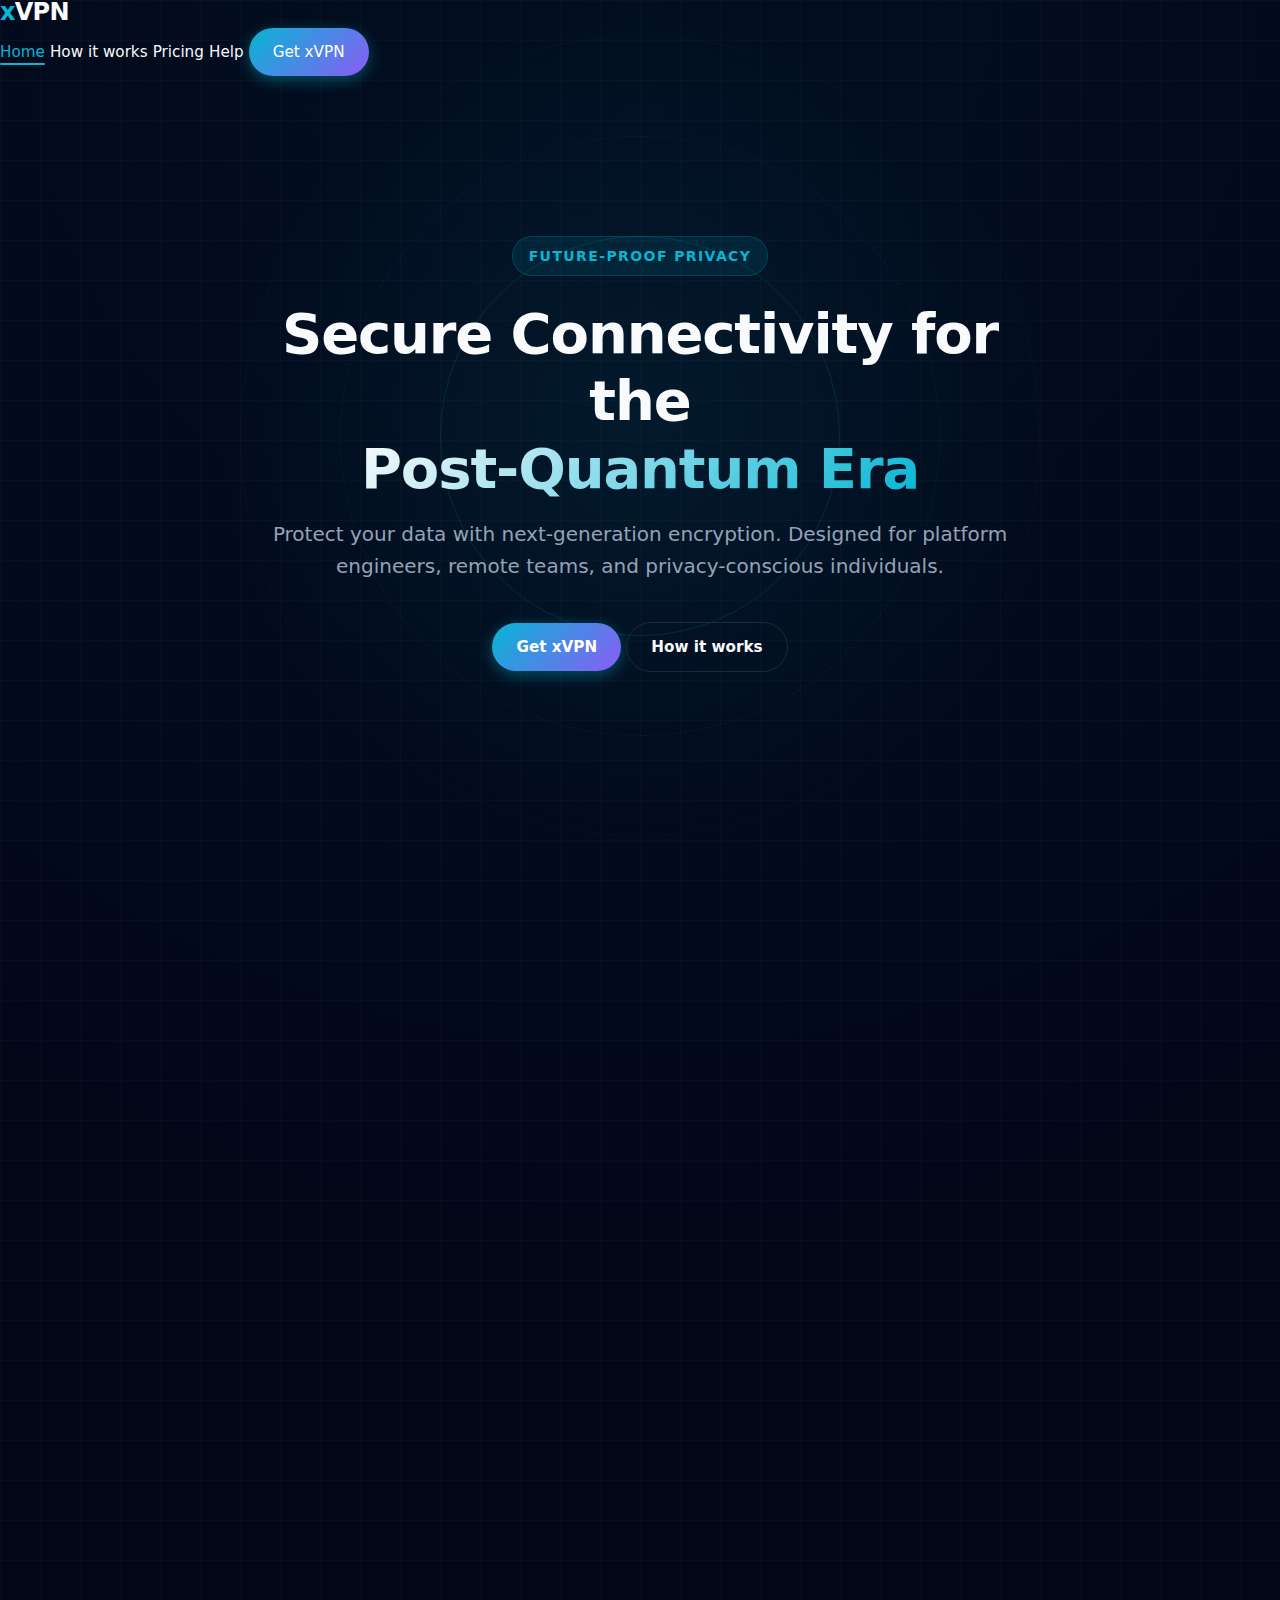
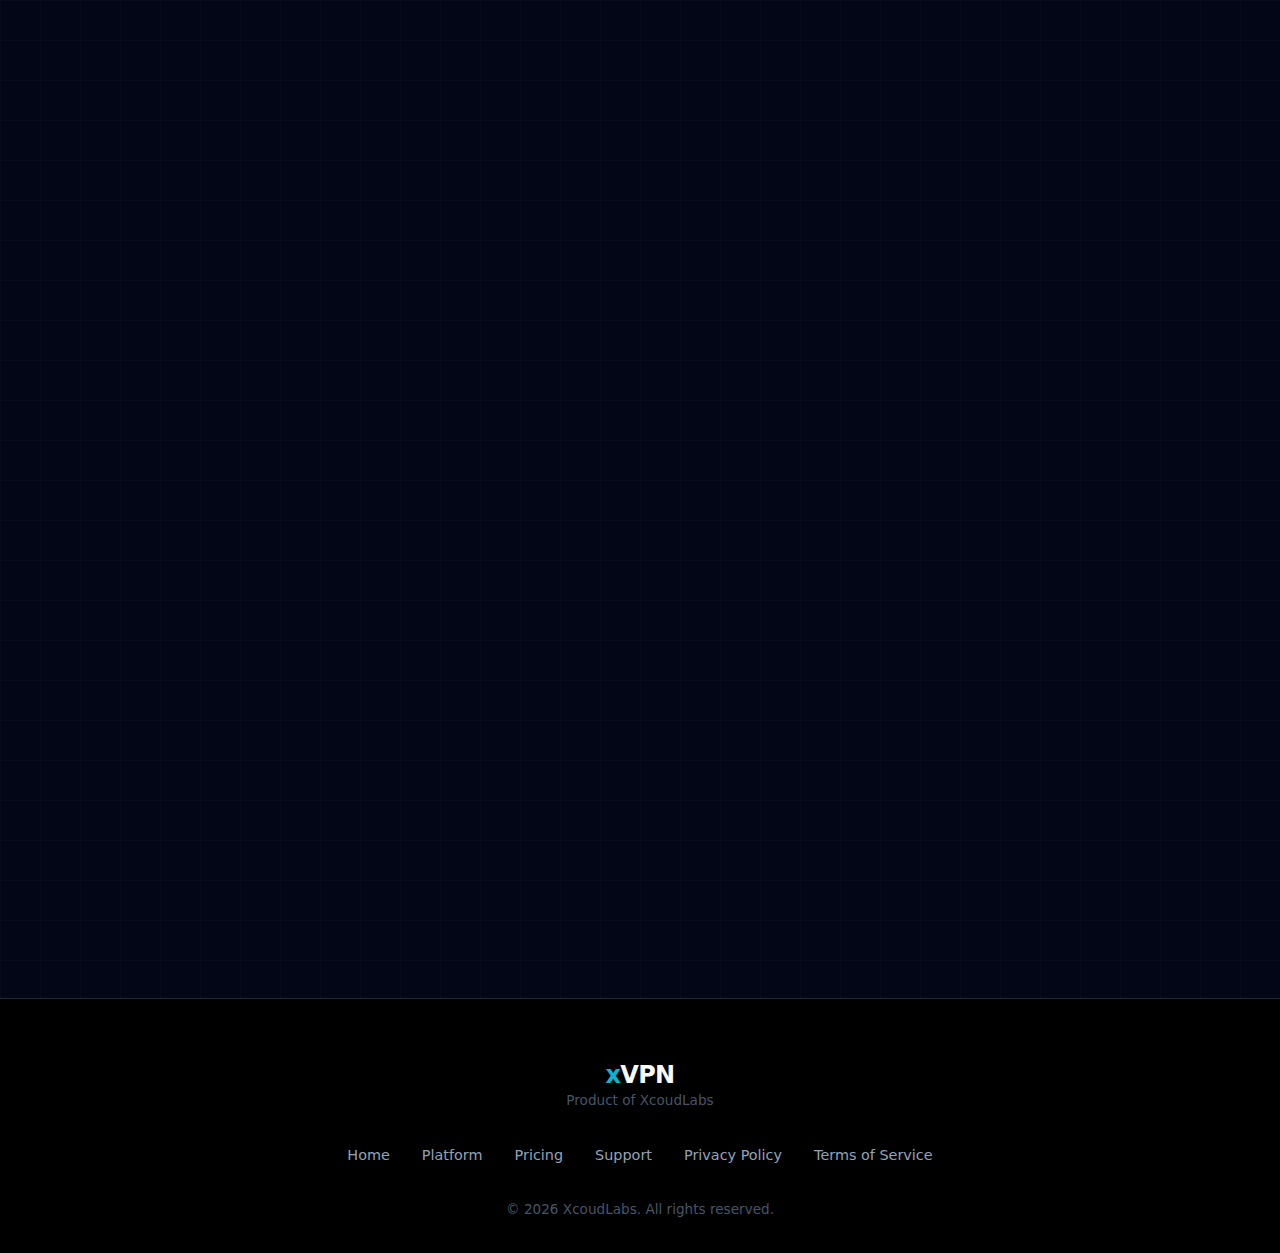
<file: index.html>
<!DOCTYPE html>
<html lang="en">

<head>
    <meta charset="UTF-8">
    <meta name="viewport" content="width=device-width, initial-scale=1.0">
    <title>xVPN | Secure Post-Quantum Connectivity</title>
    <link rel="stylesheet" href="styles.css">
</head>

<body data-page="home">

    <!-- Header -->
    <header class="site-header">
        <div class="container nav-container">
            <a href="index.html" class="logo"><span class="text-accent">x</span>VPN</a>

            <button class="mobile-toggle" aria-label="Toggle navigation" aria-controls="primary-nav"
                aria-expanded="false">
                <span></span>
                <span></span>
                <span></span>
            </button>

            <nav id="primary-nav" class="nav-links">
                <a href="index.html" data-page="home">Home</a>
                <a href="pages/vpn.html" data-page="vpn">How it works</a>
                <a href="pages/pricing.html" data-page="pricing">Pricing</a>
                <a href="pages/help.html" data-page="help">Help</a>
                <a href="pages/pricing.html" class="btn btn-primary">Get xVPN</a>
            </nav>
        </div>
    </header>

    <!-- Hero Section -->
    <section class="hero">
        <div class="orb-visual">
            <div class="orbit-ring ring-1"></div>
            <div class="orbit-ring ring-2"></div>
            <div class="orbit-ring ring-3"></div>
        </div>

        <div class="container hero-content fade-in">
            <span class="hero-subtitle">Future-Proof Privacy</span>
            <h1 class="mb-1">Secure Connectivity for the <br><span class="gradient-text">Post-Quantum Era</span></h1>
            <p class="text-secondary" style="font-size: 1.25rem; margin-bottom: 2.5rem;">
                Protect your data with next-generation encryption. Designed for platform engineers, remote teams, and
                privacy-conscious individuals.
            </p>

            <div class="d-flex justify-center gap-1">
                <a href="pages/pricing.html" class="btn btn-primary">Get xVPN</a>
                <a href="pages/vpn.html" class="btn btn-outline">How it works</a>
            </div>
        </div>
    </section>

    <!-- Features Section -->
    <section id="features" class="section container">
        <div class="text-center mb-3 fade-in">
            <h2>Engineered for Security</h2>
            <p class="text-secondary">No bloat, just pure encrypted tunnels.</p>
        </div>

        <div class="grid-3">
            <div class="card fade-in">
                <div class="card-icon">🛡️</div>
                <h3>Post-Quantum Ready</h3>
                <p class="text-secondary">We use algorithms designed to resist future quantum decryption attacks,
                    keeping your long-term secrets safe.</p>
            </div>

            <div class="card fade-in">
                <div class="card-icon">⚡</div>
                <h3>High-Speed Core</h3>
                <p class="text-secondary">Built on modern protocols (WireGuard-compatible) for minimal latency and
                    maximum throughput.</p>
            </div>

            <div class="card fade-in">
                <div class="card-icon">👻</div>
                <h3>Zero-Log Policy</h3>
                <p class="text-secondary">We do not track, store, or sell your browsing data. What you do in the tunnel
                    stays in the tunnel.</p>
            </div>

            <div class="card fade-in">
                <div class="card-icon">🌍</div>
                <h3>Global Access</h3>
                <p class="text-secondary">Bypass geo-restrictions and access content from home while traveling abroad
                    securely.</p>
            </div>

            <div class="card fade-in">
                <div class="card-icon">🏢</div>
                <h3>Team & Admin Ready</h3>
                <p class="text-secondary">Perfect for DevOps teams needing secure fixed-IP access to cloud
                    infrastructure.</p>
            </div>

            <div class="card fade-in">
                <div class="card-icon">📱</div>
                <h3>Multi-Device</h3>
                <p class="text-secondary">One subscription covers your laptop, phone, and tablet. Seamless switching.
                </p>
            </div>
        </div>
    </section>

    <!-- Regions Section -->
    <section class="section regions-section fade-in">
        <div class="container text-center">
            <h2 class="mb-2">Global Network</h2>

            <div class="d-flex justify-center gap-1 mb-2" style="flex-wrap: wrap;">
                <button class="region-chip active" data-region="de">Hanover, Germany</button>
                <button class="region-chip" data-region="fi">Helsinki, Finland</button>
                <button class="region-chip" data-region="us">Ashburn, USA</button>
            </div>

            <div class="region-display">
                <div id="region-de" class="region-content active">
                    <h3 class="text-accent">Hanover, DE</h3>
                    <p class="text-secondary">Central European low-latency hub. Perfect for EU regulatory compliance and
                        GDPR-friendly routing.</p>
                </div>
                <div id="region-fi" class="region-content">
                    <h3 class="text-accent">Helsinki, FI</h3>
                    <p class="text-secondary">Powered by 100% renewable hydro-energy. Ideal for Nordic connectivity and
                        eco-conscious routing.</p>
                </div>
                <div id="region-us" class="region-content">
                    <h3 class="text-accent">Ashburn, USA</h3>
                    <p class="text-secondary">Direct connectivity to major US East cloud providers. The backbone of the
                        internet.</p>
                </div>
            </div>
        </div>
    </section>

    <!-- FAQ Preview -->
    <section class="section container fade-in">
        <div class="grid-2">
            <div>
                <h2>Why xVPN?</h2>
                <ul class="text-secondary mt-1 mb-2" style="display: flex; flex-direction: column; gap: 1rem;">
                    <li style="display: flex; gap: 0.5rem;"><span class="text-accent">✓</span> Secure Public Wi-Fi
                        protection</li>
                    <li style="display: flex; gap: 0.5rem;"><span class="text-accent">✓</span> Safe Remote Admin Access
                    </li>
                    <li style="display: flex; gap: 0.5rem;"><span class="text-accent">✓</span> Private browsing at home
                    </li>
                    <li style="display: flex; gap: 0.5rem;"><span class="text-accent">✓</span> No bandwidth throttling
                    </li>
                </ul>
                <a href="pages/vpn.html" class="btn btn-outline">Learn more about VPNs</a>
            </div>
            <div>
                <h3>Frequently Asked</h3>
                <div class="d-flex" style="flex-direction: column; gap: 1rem; margin-top: 1.5rem;">
                    <div class="accordion-item">
                        <button class="accordion-header">Does it work on Mobile? <span
                                class="text-accent">+</span></button>
                        <div class="accordion-body">
                            <p>Yes, we have native configs for iOS and Android support via standard WireGuard clients.
                            </p>
                        </div>
                    </div>
                    <div class="accordion-item">
                        <button class="accordion-header">Can I pay with Crypto? <span
                                class="text-accent">+</span></button>
                        <div class="accordion-body">
                            <p>We are rolling out crypto payments for Pro and Team plans in Q3.</p>
                        </div>
                    </div>
                    <div class="accordion-item">
                        <button class="accordion-header">Is it really secure? <span
                                class="text-accent">+</span></button>
                        <div class="accordion-body">
                            <p>We use ChaCha20 encryption and are transitioning to Kyber-based KEM for quantum
                                resistance.</p>
                        </div>
                    </div>
                </div>
            </div>
        </div>
    </section>

    <!-- Footer -->
    <footer>
        <div class="container">
            <div class="logo justify-center mb-1"><span class="text-accent">x</span>VPN</div>
            <p class="footer-credits">Product of XcoudLabs</p>

            <div class="footer-links">
                <a href="index.html">Home</a>
                <a href="pages/vpn.html">Platform</a>
                <a href="pages/pricing.html">Pricing</a>
                <a href="pages/help.html">Support</a>
                <a href="#">Privacy Policy</a>
                <a href="#">Terms of Service</a>
            </div>

            <p class="footer-credits">&copy; 2026 XcoudLabs. All rights reserved.</p>
        </div>
    </footer>

    <script src="script.js"></script>
</body>

</html>
</file>
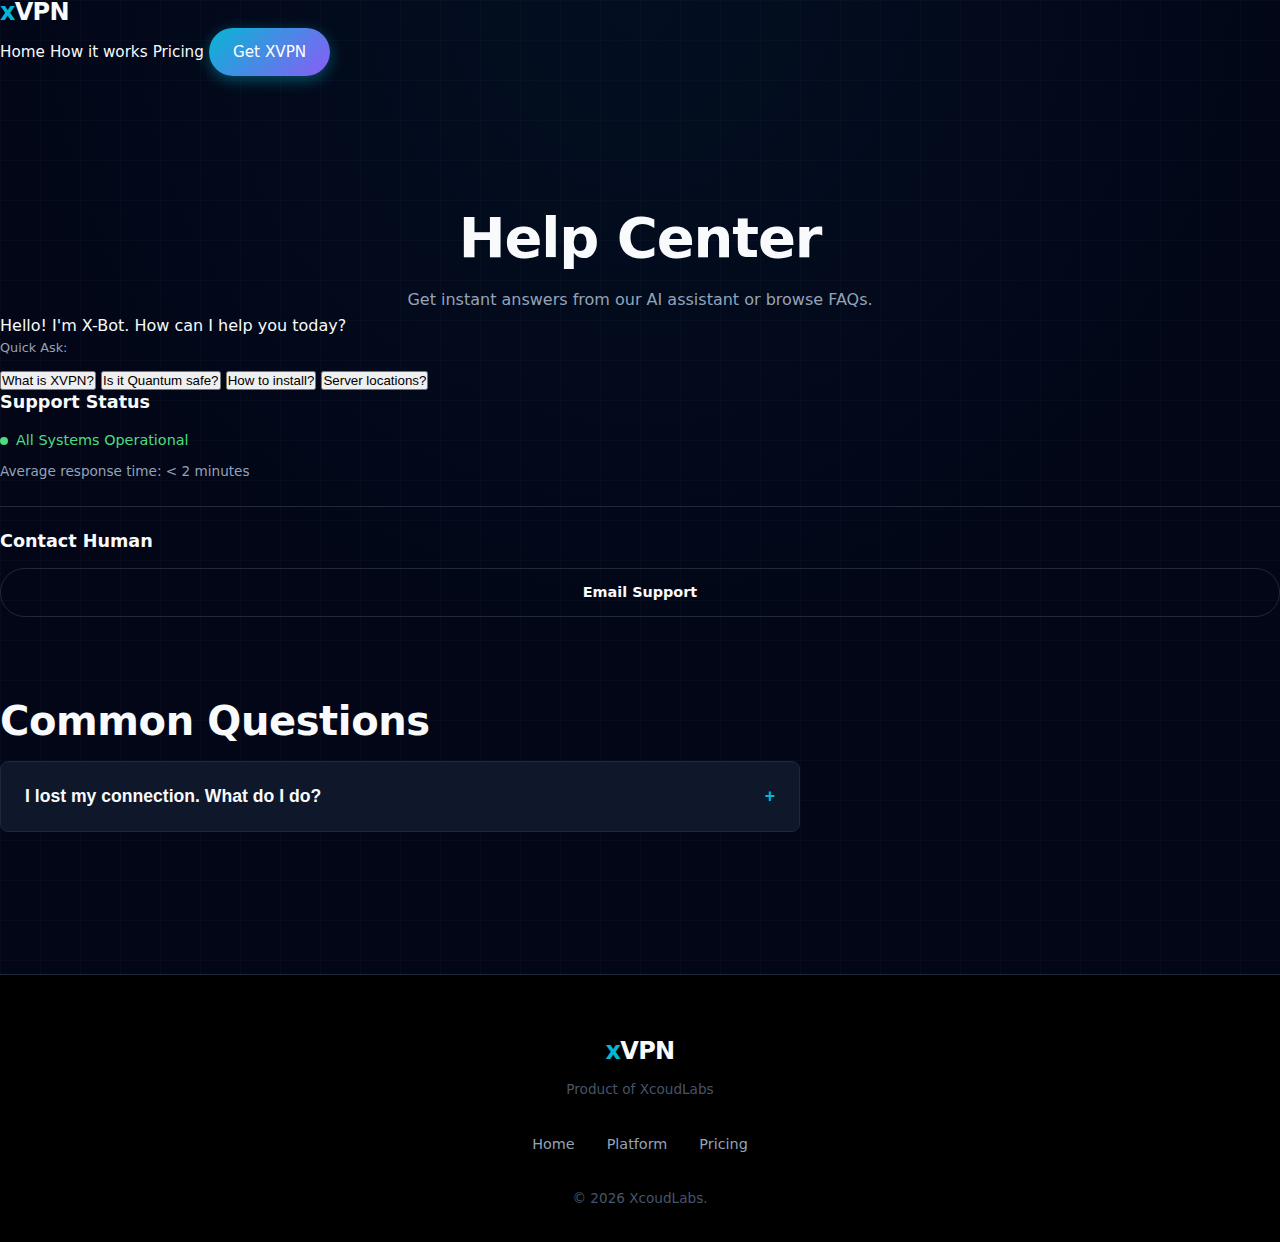
<file: pages/help.html>
<!DOCTYPE html>
<html lang="en">

<head>
    <meta charset="UTF-8">
    <meta name="viewport" content="width=device-width, initial-scale=1.0">
    <title>Help & Support | XVPN</title>
    <link rel="stylesheet" href="../styles.css">
</head>

<body>

    <header class="site-header">
        <div class="container nav-container">
            <a href="../index.html" class="logo">
                <span class="text-accent">X</span>VPN
            </a>
            <button class="mobile-toggle"><span></span><span></span><span></span></button>
            <nav class="nav-links">
                <a href="../index.html">Home</a>
                <a href="vpn.html">How it works</a>
                <a href="pricing.html">Pricing</a>
                <a href="pricing.html" class="btn btn-primary">Get XVPN</a>
            </nav>
        </div>
    </header>

    <section class="container" style="padding-top: 8rem;">
        <div class="text-center fade-in mb-2">
            <h1>Help Center</h1>
            <p style="color: var(--text-secondary);">Get instant answers from our AI assistant or browse FAQs.</p>
        </div>

        <!-- Chat Widget -->
        <div class="chat-container fade-in">
            <div class="chat-main">
                <div class="chat-messages">
                    <div class="msg bot">
                        Hello! I'm X-Bot. How can I help you today?
                    </div>
                </div>
                <div class="chat-controls">
                    <p style="color: var(--text-secondary); font-size: 0.8rem; margin-bottom: 0.5rem;">Quick Ask:</p>
                    <div class="quick-questions">
                        <button class="chip quick-btn" data-query="what">What is XVPN?</button>
                        <button class="chip quick-btn" data-query="quantum">Is it Quantum safe?</button>
                        <button class="chip quick-btn" data-query="install">How to install?</button>
                        <button class="chip quick-btn" data-query="regions">Server locations?</button>
                    </div>
                </div>
            </div>
            <div class="chat-sidebar">
                <h3 style="font-size: 1.1rem; margin-bottom: 1rem;">Support Status</h3>
                <div
                    style="display: flex; align-items: center; gap: 0.5rem; margin-bottom: 0.5rem; font-size: 0.9rem; color: #4ade80;">
                    <span style="width: 8px; height: 8px; background: #4ade80; border-radius: 50%;"></span>
                    All Systems Operational
                </div>
                <p style="font-size: 0.85rem; color: var(--text-secondary);">Average response time: &lt; 2 minutes</p>

                <hr style="border: 0; border-top: 1px solid var(--border-color); margin: 1.5rem 0;">

                <h3 style="font-size: 1.1rem; margin-bottom: 1rem;">Contact Human</h3>
                <a href="mailto:support@xcoudlabs.ai" class="btn btn-outline"
                    style="width: 100%; justify-content: center; font-size: 0.9rem;">Email Support</a>
            </div>
        </div>

        <!-- Detailed FAQs -->
        <div class="container" style="max-width: 800px; margin-top: 5rem;">
            <h2 class="mb-2 fade-in">Common Questions</h2>

            <div class="accordion-item fade-in">
                <button class="accordion-header">I lost my connection. What do I do? <span
                        class="text-accent">+</span></button>
                <div class="accordion-body">
                    <p>First, check your internet connection without the VPN. If that works, try switching server
                        locations in the XVPN app. If the issue persists, use the 'Reset Tunnel' option in settings.</p>
                </div>
            </div>

            <div class="accordion-item fade-in">
                <button class="accordion-header">Does XVPN work with Netflix/Streaming? <span
                        class="text-accent">+</span></button>
                <div class="accordion-body">
                    <p>Yes, our Pro and Team plans optimize routing for streaming services. However, we cannot guarantee
                        unlocking every specific region due to service restrictions.</p>
                </div>
            </div>

            <div class="accordion-item fade-in">
                <button class="accordion-header">How do I cancel? <span class="text-accent">+</span></button>
                <div class="accordion-body">
                    <p>You can cancel anytime from your account dashboard. Your service will continue until the end of
                        the billing period. We offer a 30-day refund policy for new accounts.</p>
                </div>
            </div>
        </div>
    </section>

    <!-- Footer -->
    <footer>
        <div class="container">
            <div class="logo" style="justify-content: center; margin-bottom: 1rem;">
                <span class="text-accent">X</span>VPN
            </div>
            <p class="footer-credits">Product of XcoudLabs</p>
            <div class="footer-links">
                <a href="../index.html">Home</a>
                <a href="vpn.html">Platform</a>
                <a href="pricing.html">Pricing</a>
            </div>
            <p class="footer-credits">&copy; 2026 XcoudLabs.</p>
        </div>
    </footer>

    <script src="../script.js"></script>
</body>

</html>
</file>
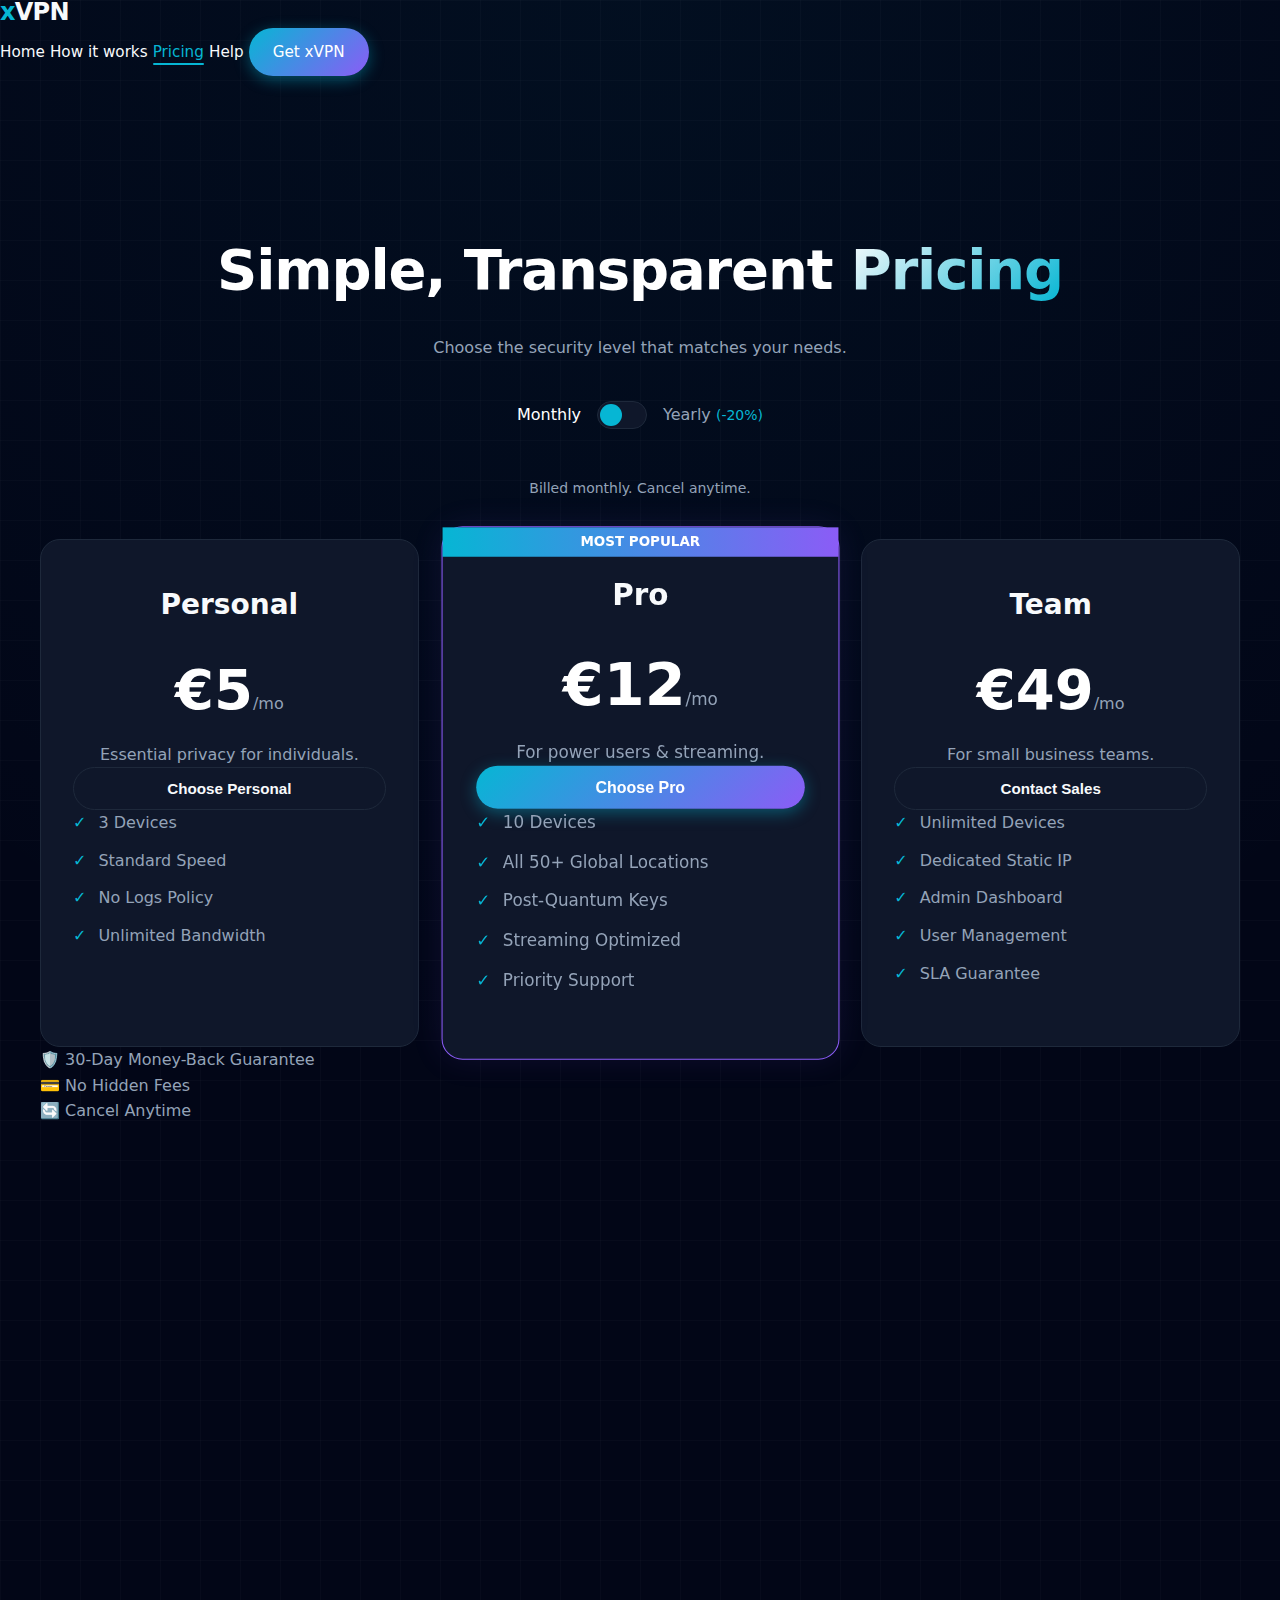
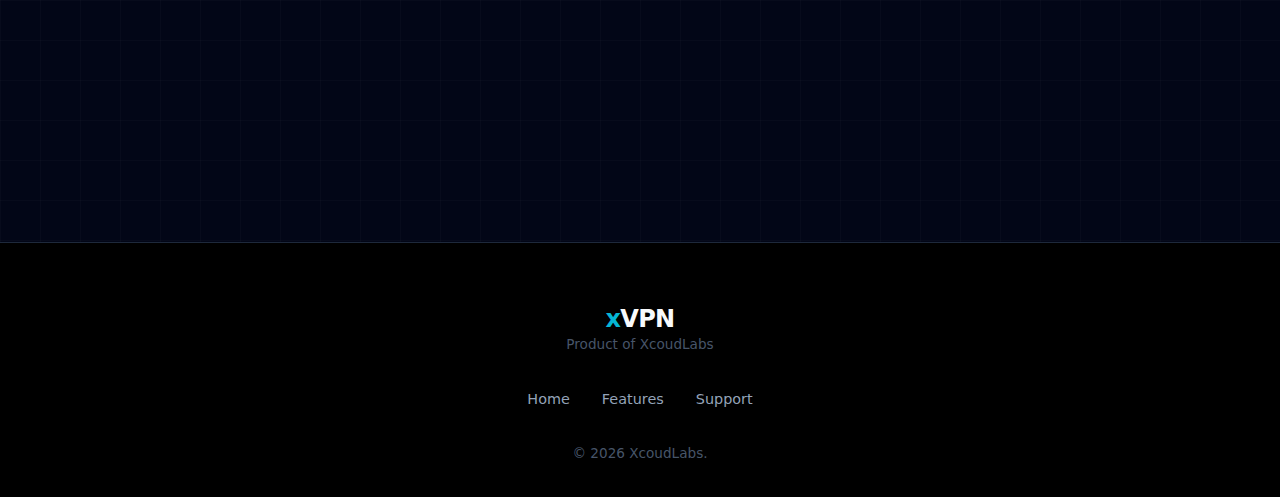
<file: pages/pricing.html>
<!DOCTYPE html>
<html lang="en">

<head>
    <meta charset="UTF-8">
    <meta name="viewport" content="width=device-width, initial-scale=1.0">
    <title>Pricing | xVPN</title>
    <link rel="stylesheet" href="../styles.css">
</head>

<body data-page="pricing">

    <header class="site-header">
        <div class="container nav-container">
            <a href="../index.html" class="logo"><span class="text-accent">x</span>VPN</a>
            <button class="mobile-toggle" aria-label="Toggle navigation" aria-controls="primary-nav"
                aria-expanded="false">
                <span></span>
                <span></span>
                <span></span>
            </button>
            <nav id="primary-nav" class="nav-links">
                <a href="../index.html" data-page="home">Home</a>
                <a href="vpn.html" data-page="vpn">How it works</a>
                <a href="pricing.html" data-page="pricing">Pricing</a>
                <a href="help.html" data-page="help">Help</a>
                <a href="pricing.html" class="btn btn-primary">Get xVPN</a>
            </nav>
        </div>
    </header>

    <section class="section section--top container">
        <div class="text-center fade-in">
            <h1>Simple, Transparent <span class="gradient-text">Pricing</span></h1>
            <p class="text-secondary mb-3">Choose the security level that matches your needs.</p>

            <!-- Toggle -->
            <div class="pricing-toggle d-flex justify-center items-center gap-1 mb-3" style="cursor: pointer;">
                <span class="toggle-label active" data-period="monthly">Monthly</span>
                <div class="switch"></div>
                <span class="toggle-label" data-period="yearly">Yearly <span
                        class="text-accent text-sm">(-20%)</span></span>
            </div>
            <p id="billing-note" class="text-secondary text-sm mb-3">Billed monthly. Cancel anytime.</p>
        </div>

        <div class="grid-3 fade-in">
            <!-- Basic -->
            <div class="pricing-card">
                <h3>Personal</h3>
                <div class="price" data-price-monthly="5">€5<span>/mo</span></div>
                <p class="text-secondary mb-2">Essential privacy for individuals.</p>
                <div class="mb-2">
                    <button class="btn btn-outline" style="width: 100%;">Choose Personal</button>
                </div>
                <ul class="check-list">
                    <li>3 Devices</li>
                    <li>Standard Speed</li>
                    <li>No Logs Policy</li>
                    <li>Unlimited Bandwidth</li>
                </ul>
            </div>

            <!-- Pro -->
            <div class="pricing-card featured">
                <div
                    style="position: absolute; top: 0; left: 0; width: 100%; background: linear-gradient(90deg, var(--accent-cyan), var(--accent-purple)); color: white; padding: 0.25rem; font-size: 0.8rem; font-weight: bold; text-transform: uppercase;">
                    Most Popular</div>
                <h3 class="mt-1">Pro</h3>
                <div class="price" data-price-monthly="12">€12<span>/mo</span></div>
                <p class="text-secondary mb-2">For power users & streaming.</p>
                <div class="mb-2">
                    <button class="btn btn-primary" style="width: 100%;">Choose Pro</button>
                </div>
                <ul class="check-list">
                    <li>10 Devices</li>
                    <li>All 50+ Global Locations</li>
                    <li>Post-Quantum Keys</li>
                    <li>Streaming Optimized</li>
                    <li>Priority Support</li>
                </ul>
            </div>

            <!-- Team -->
            <div class="pricing-card">
                <h3>Team</h3>
                <div class="price" data-price-monthly="49">€49<span>/mo</span></div>
                <p class="text-secondary mb-2">For small business teams.</p>
                <div class="mb-2">
                    <button class="btn btn-outline" style="width: 100%;">Contact Sales</button>
                </div>
                <ul class="check-list">
                    <li>Unlimited Devices</li>
                    <li>Dedicated Static IP</li>
                    <li>Admin Dashboard</li>
                    <li>User Management</li>
                    <li>SLA Guarantee</li>
                </ul>
            </div>
        </div>

        <!-- Trust Markers -->
        <div class="d-flex justify-center gap-2 mt-3 text-secondary" style="flex-wrap: wrap;">
            <div class="d-flex items-center gap-1">🛡️ 30-Day Money-Back Guarantee</div>
            <div class="d-flex items-center gap-1">💳 No Hidden Fees</div>
            <div class="d-flex items-center gap-1">🔄 Cancel Anytime</div>
        </div>

        <!-- Comparison Table -->
        <div class="feature-table-container fade-in mt-4">
            <h3 class="mb-2 text-center">Feature Breakdown</h3>
            <table class="feature-table">
                <thead>
                    <tr>
                        <th style="text-align: left;">Feature</th>
                        <th>Personal</th>
                        <th>Pro</th>
                        <th>Team</th>
                    </tr>
                </thead>
                <tbody>
                    <tr>
                        <td>Device Limit</td>
                        <td>3</td>
                        <td>10</td>
                        <td>Unlimited</td>
                    </tr>
                    <tr>
                        <td>Encryption</td>
                        <td>ChaCha20</td>
                        <td>ChaCha20 + PQC</td>
                        <td>ChaCha20 + PQC</td>
                    </tr>
                    <tr>
                        <td>Streaming Support</td>
                        <td>—</td>
                        <td>✓</td>
                        <td>✓</td>
                    </tr>
                    <tr>
                        <td>Dedicated IP</td>
                        <td>—</td>
                        <td>Add-on</td>
                        <td>Included</td>
                    </tr>
                    <tr>
                        <td>Admin Panel</td>
                        <td>—</td>
                        <td>—</td>
                        <td>✓</td>
                    </tr>
                    <tr>
                        <td>Priority Support</td>
                        <td>—</td>
                        <td>✓</td>
                        <td>✓ (24/7)</td>
                    </tr>
                </tbody>
            </table>
        </div>
    </section>

    <!-- Footer -->
    <footer>
        <div class="container">
            <div class="logo justify-center mb-1"><span class="text-accent">x</span>VPN</div>
            <p class="footer-credits">Product of XcoudLabs</p>
            <div class="footer-links">
                <a href="../index.html">Home</a>
                <a href="vpn.html">Features</a>
                <a href="help.html">Support</a>
            </div>
            <p class="footer-credits">&copy; 2026 XcoudLabs.</p>
        </div>
    </footer>

    <script src="../script.js"></script>
</body>

</html>
</file>
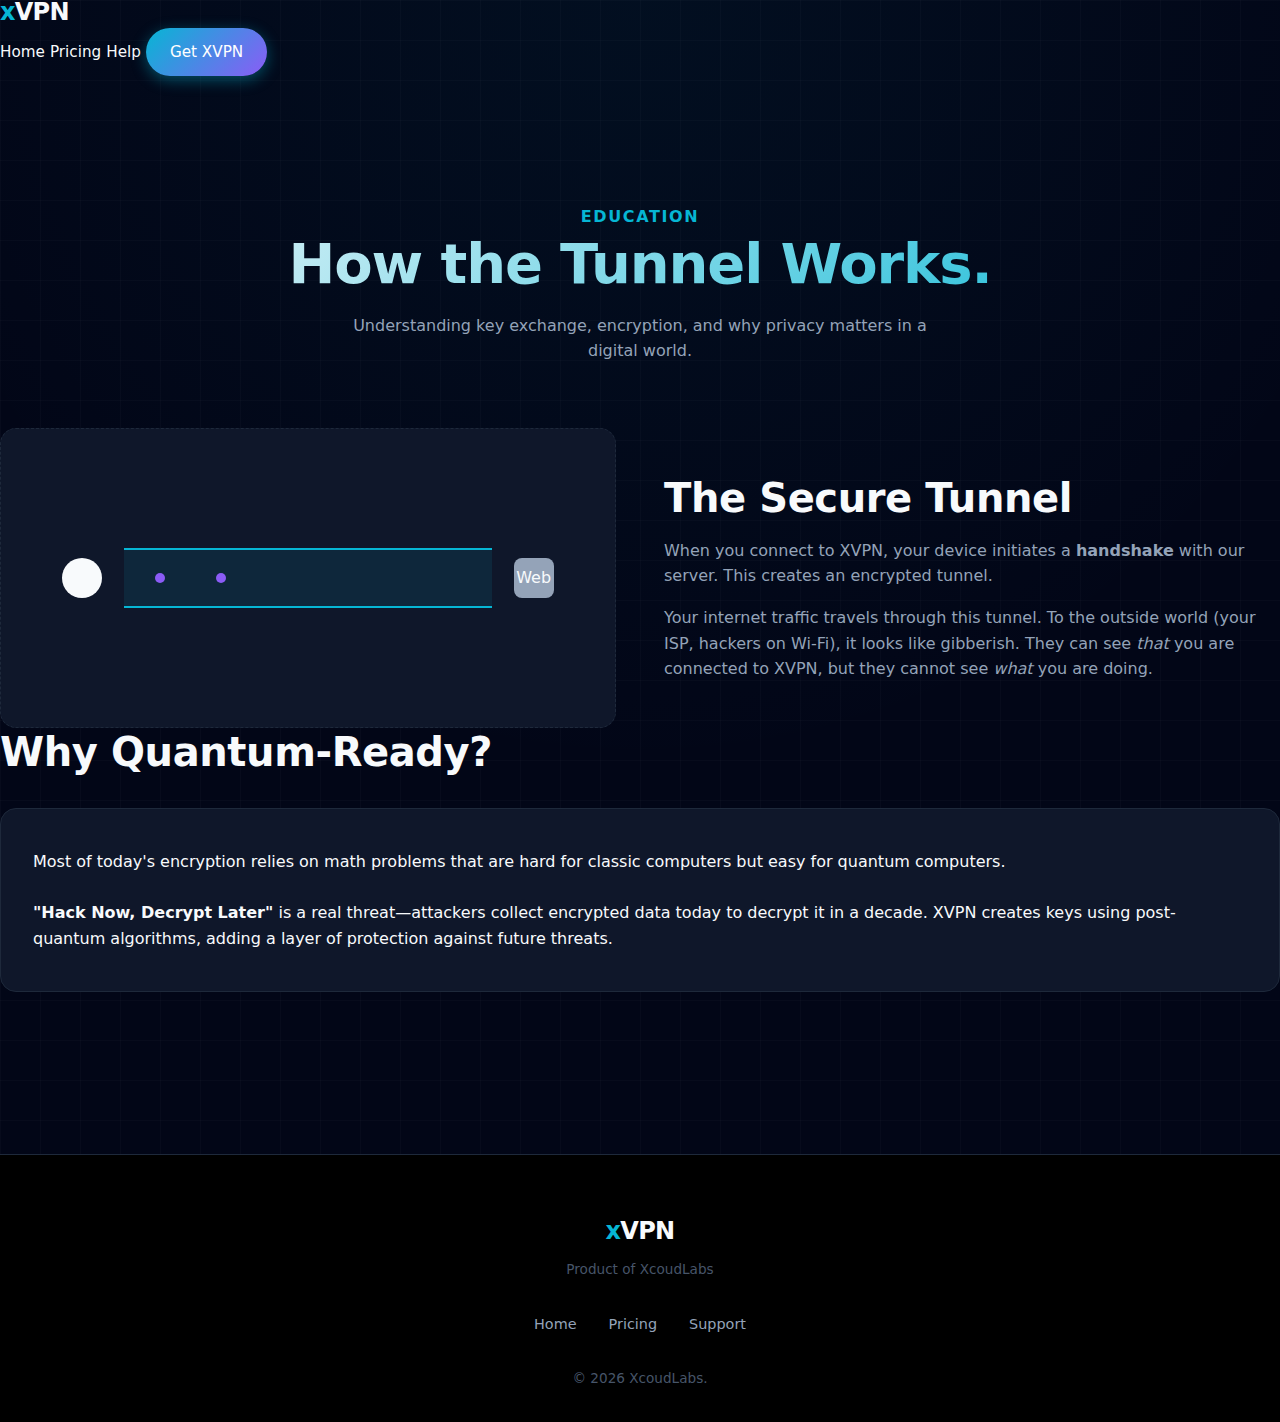
<file: pages/vpn.html>
<!DOCTYPE html>
<html lang="en">

<head>
    <meta charset="UTF-8">
    <meta name="viewport" content="width=device-width, initial-scale=1.0">
    <title>What is VPN? | XVPN</title>
    <link rel="stylesheet" href="../styles.css">
</head>

<body>

    <!-- Header -->
    <header class="site-header">
        <div class="container nav-container">
            <a href="../index.html" class="logo">
                <span class="text-accent">X</span>VPN
            </a>

            <button class="mobile-toggle" aria-label="Toggle navigation">
                <span></span>
                <span></span>
                <span></span>
            </button>

            <nav class="nav-links">
                <a href="../index.html">Home</a>
                <a href="pricing.html">Pricing</a>
                <a href="help.html">Help</a>
                <a href="pricing.html" class="btn btn-primary">Get XVPN</a>
            </nav>
        </div>
    </header>

    <section class="container" style="padding-top: 8rem;">
        <div class="text-center fade-in">
            <span class="text-accent"
                style="text-transform: uppercase; letter-spacing: 0.1em; font-weight: bold;">Education</span>
            <h1 class="gradient-text">How the Tunnel Works.</h1>
            <p style="color: var(--text-secondary); max-width: 600px; margin: 1rem auto;">Understanding key exchange,
                encryption, and why privacy matters in a digital world.</p>
        </div>

        <div class="grid-2 fade-in" style="margin-top: 4rem; align-items: center;">
            <div
                style="position: relative; height: 300px; background: var(--bg-card); border: 1px dashed var(--border-color); border-radius: 16px; display: flex; align-items: center; justify-content: center; overflow: hidden;">
                <!-- Simple CSS Diagram -->
                <div
                    style="position: absolute; left: 10%; width: 40px; height: 40px; background: var(--text-primary); border-radius: 50%; display: grid; place-items: center;">
                    You</div>
                <div
                    style="position: absolute; right: 10%; width: 40px; height: 40px; background: var(--text-secondary); border-radius: 8px; display: grid; place-items: center;">
                    Web</div>

                <!-- Tunnel -->
                <div
                    style="position: absolute; left: 20%; right: 20%; height: 60px; border-top: 2px solid var(--accent-cyan); border-bottom: 2px solid var(--accent-cyan); background: rgba(6, 182, 212, 0.1);">
                </div>

                <!-- Packets -->
                <div
                    style="position: absolute; width: 10px; height: 10px; background: var(--accent-purple); border-radius: 50%; left: 25%; animation: flow 2s infinite linear;">
                </div>
                <div
                    style="position: absolute; width: 10px; height: 10px; background: var(--accent-purple); border-radius: 50%; left: 35%; animation: flow 2s infinite linear 0.5s;">
                </div>
            </div>

            <div>
                <h2>The Secure Tunnel</h2>
                <p style="color: var(--text-secondary); margin-bottom: 1rem;">
                    When you connect to XVPN, your device initiates a <strong>handshake</strong> with our server. This
                    creates an encrypted tunnel.
                </p>
                <p style="color: var(--text-secondary);">
                    Your internet traffic travels through this tunnel. To the outside world (your ISP, hackers on
                    Wi-Fi), it looks like gibberish. They can see <em>that</em> you are connected to XVPN, but they
                    cannot see <em>what</em> you are doing.
                </p>
            </div>
        </div>

        <section class="fade-in">
            <h2>Why Quantum-Ready?</h2>
            <div class="card" style="margin-top: 2rem;">
                <p>
                    Most of today's encryption relies on math problems that are hard for classic computers but easy for
                    quantum computers.
                    <br><br>
                    <strong>"Hack Now, Decrypt Later"</strong> is a real threat—attackers collect encrypted data today
                    to decrypt it in a decade.
                    XVPN creates keys using post-quantum algorithms, adding a layer of protection against future
                    threats.
                </p>
            </div>
        </section>

        <div class="text-center fade-in" style="margin-top: 4rem;">
            <h3>Ready to secure your connection?</h3>
            <a href="pricing.html" class="btn btn-primary mt-2">View Plans</a>
        </div>

        <style>
            @keyframes flow {
                0% {
                    transform: translateX(0);
                    opacity: 0;
                }

                10% {
                    opacity: 1;
                }

                90% {
                    opacity: 1;
                }

                100% {
                    transform: translateX(200px);
                    opacity: 0;
                }
            }
        </style>
    </section>

    <!-- Footer -->
    <footer>
        <div class="container">
            <div class="logo" style="justify-content: center; margin-bottom: 1rem;">
                <span class="text-accent">X</span>VPN
            </div>
            <p class="footer-credits">Product of XcoudLabs</p>
            <div class="footer-links">
                <a href="../index.html">Home</a>
                <a href="pricing.html">Pricing</a>
                <a href="help.html">Support</a>
            </div>
            <p class="footer-credits">&copy; 2026 XcoudLabs.</p>
        </div>
    </footer>

    <script src="../script.js"></script>
</body>

</html>
</file>
<file: styles.css>
/* Base Variables & Reset */
:root {
  --bg-dark: #020617;
  --bg-card: #0f172a;
  --bg-card-hover: #1e293b;
  --text-primary: #f8fafc;
  --text-secondary: #94a3b8;
  --accent-cyan: #06b6d4;
  --accent-purple: #8b5cf6;
  --accent-glow: rgba(6, 182, 212, 0.4);
  --border-color: #1e293b;
  --nav-height: 70px;
  --font-main: 'Inter', system-ui, -apple-system, sans-serif;
  --container-width: 1200px;
}

* {
  box-sizing: border-box;
  margin: 0;
  padding: 0;
}

body {
  background-color: var(--bg-dark);
  color: var(--text-primary);
  font-family: var(--font-main);
  line-height: 1.6;
  overflow-x: hidden;
  /* Subtle background pattern */
  background-image:
    radial-gradient(circle at 50% 0%, rgba(6, 182, 212, 0.05) 0%, transparent 50%),
    linear-gradient(rgba(255, 255, 255, 0.02) 1px, transparent 1px),
    linear-gradient(90deg, rgba(255, 255, 255, 0.02) 1px, transparent 1px);
  background-size: 100% 100%, 40px 40px, 40px 40px;
}

a {
  text-decoration: none;
  color: inherit;
  transition: color 0.3s ease;
}

a:focus-visible,
button:focus-visible,
input:focus-visible {
  outline: 2px solid var(--accent-cyan);
  outline-offset: 4px;
}

ul {
  list-style: none;
}

/* Typography */
h1,
h2,
h3,
h4 {
  line-height: 1.2;
  font-weight: 700;
  margin-bottom: 1rem;
}

h1 {
  font-size: clamp(2.5rem, 5vw + 1rem, 3.5rem);
  letter-spacing: -0.02em;
  max-width: 100%;
  overflow-wrap: break-word;
}

h2 {
  font-size: 2.5rem;
  letter-spacing: -0.01em;
}

h3 {
  font-size: 1.75rem;
}

h4 {
  font-size: 1.25rem;
}

.gradient-text {
  background: linear-gradient(135deg, var(--text-primary), var(--accent-cyan));
  -webkit-background-clip: text;
  -webkit-text-fill-color: transparent;
}

.text-accent {
  color: var(--accent-cyan);
}

.text-secondary {
  color: var(--text-secondary);
}

.text-center {
  text-align: center;
}

.text-sm {
  font-size: 0.875rem;
}

/* Utilities */
.section {
  padding: 5rem 0;
  position: relative;
}

.section--tight {
  padding: 3rem 0;
}

/* Applied to the first section of pages to clear the fixed header */
.section--top {
  padding-top: 160px !important;
  /* Emergency Override */
  margin-top: 0 !important;
  /* Reset margin */
  position: relative;
  z-index: 10;
  display: flex !important;
  flex-direction: column !important;
  align-items: center !important;
  justify-content: flex-start !important;
  /* Start from top */
  min-height: 80vh !important;
}

/* Fix for grid collapse: Ensure direct children take full width */
.section--top>* {
  width: 100%;
  max-width: var(--container-width, 1200px);
}

/* Ensure all page titles are visible and centered */
.section--top h1 {
  position: relative !important;
  z-index: 100 !important;
  color: #ffffff !important;
  transform: none !important;
  margin-top: 0 !important;
  margin-bottom: 2rem !important;
  text-align: center !important;
  width: 100% !important;
  float: none !important;
}

.logo {
  font-size: 1.5rem;
  font-weight: 800;
  letter-spacing: -0.03em;
  color: var(--text-primary);
  display: inline-flex;
  align-items: center;
  gap: 0 !important;
  text-transform: none !important;
  font-family: var(--font-main);
  font-variant: normal;
  line-height: 1;
}

/* Ensure x is lowercase */
.logo span {
  text-transform: lowercase !important;
  margin: 0;
  padding: 0;
  display: inline-block;
}

/* Hero Section */
.hero {
  min-height: 80vh !important;
  min-height: 80dvh !important;
  display: flex !important;
  flex-direction: column !important;
  align-items: center !important;
  justify-content: flex-start !important;
  padding-top: 160px !important;
  /* Emergency Override */
  padding-bottom: 4rem;
  overflow: visible;
  text-align: center;
  position: relative;
}

.hero-content {
  position: relative;
  z-index: 10;
  /* Ensure content is above orb */
  max-width: 800px;
  margin: 0 auto;
  width: 100%;
}

.hero-subtitle {
  color: var(--accent-cyan);
  text-transform: uppercase;
  letter-spacing: 0.1em;
  font-size: 0.875rem;
  font-weight: 600;
  margin-bottom: 1.5rem;
  display: inline-block;
  padding: 0.5rem 1rem;
  background: rgba(6, 182, 212, 0.1);
  border-radius: 99px;
  border: 1px solid rgba(6, 182, 212, 0.2);
}

/* CSS Orb Animation */
.orb-visual {
  position: absolute;
  top: 50%;
  left: 50%;
  transform: translate(-50%, -50%);
  width: 100vw;
  height: 100vw;
  max-width: 1000px;
  max-height: 1000px;
  background: radial-gradient(circle at center, rgba(6, 182, 212, 0.08) 0%, transparent 60%);
  z-index: 1;
  pointer-events: none;
}

.orbit-ring {
  position: absolute;
  top: 50%;
  left: 50%;
  transform: translate(-50%, -50%);
  border: 1px solid rgba(255, 255, 255, 0.03);
  border-radius: 50%;
  animation: spin 30s linear infinite;
}

.ring-1 {
  width: 40%;
  height: 40%;
  border-color: rgba(6, 182, 212, 0.15);
  animation-duration: 25s;
}

.ring-2 {
  width: 60%;
  height: 60%;
  border-style: dashed;
  border-color: rgba(139, 92, 246, 0.1);
  animation-duration: 40s;
  animation-direction: reverse;
}

.ring-3 {
  width: 80%;
  height: 80%;
  border-color: rgba(255, 255, 255, 0.02);
  animation-duration: 60s;
}

@keyframes spin {
  from {
    transform: translate(-50%, -50%) rotate(0deg);
  }

  to {
    transform: translate(-50%, -50%) rotate(360deg);
  }
}

/* Grids */
/* Grids */
.grid-3 {
  display: grid;
  grid-template-columns: repeat(3, 1fr);
  gap: 2rem;
  position: relative !important;
  /* Emergency positioning */
  margin-top: 40px !important;
  /* Emergency spacing */
}

.grid-2 {
  display: grid;
  grid-template-columns: repeat(2, 1fr);
  gap: 3rem;
}

/* Cards */
.card {
  background: var(--bg-card);
  border: 1px solid var(--border-color);
  padding: 2.5rem 2rem;
  border-radius: 16px;
  transition: 0.3s ease;
  position: relative;
  overflow: hidden;
  display: flex;
  flex-direction: column;
}

.card:hover {
  transform: translateY(-5px);
  border-color: var(--accent-cyan);
  background: var(--bg-card-hover);
  box-shadow: 0 10px 30px -10px rgba(0, 0, 0, 0.5);
}

.card-icon {
  font-size: 2.5rem;
  margin-bottom: 1.5rem;
  color: var(--accent-cyan);
  display: inline-block;
  background: rgba(6, 182, 212, 0.1);
  width: 60px;
  height: 60px;
  display: flex;
  align-items: center;
  justify-content: center;
  border-radius: 12px;
}

/* Pricing Section */
.pricing-toggle {
  display: flex;
  align-items: center;
  justify-content: center;
  gap: 1rem;
  margin: 40px auto 3rem !important;
  /* Emergency spacing */
  position: relative !important;
  /* Emergency positioning */
  cursor: pointer;
}

.toggle-label {
  font-weight: 500;
  color: var(--text-secondary);
  transition: 0.3s;
}

.toggle-label.active {
  color: white;
}

.switch {
  position: relative;
  width: 50px;
  height: 28px;
  background: var(--bg-card);
  border: 1px solid var(--border-color);
  border-radius: 99px;
  transition: 0.3s;
}

.switch::after {
  content: '';
  position: absolute;
  top: 2px;
  left: 2px;
  width: 22px;
  height: 22px;
  background: var(--accent-cyan);
  border-radius: 50%;
  transition: 0.3s;
}

.pricing-toggle.yearly .switch::after {
  transform: translateX(22px);
}

.pricing-toggle.yearly .toggle-label[data-period="yearly"] {
  color: white;
}

.pricing-toggle:not(.yearly) .toggle-label[data-period="monthly"] {
  color: white;
}

.pricing-card {
  text-align: center;
  border: 1px solid var(--border-color);
  background: var(--bg-card);
  padding: 3rem 2rem;
  border-radius: 20px;
  position: relative;
  transition: 0.3s;
  display: flex;
  flex-direction: column;
}

.pricing-card.featured {
  border-color: var(--accent-purple);
  box-shadow: 0 0 30px rgba(139, 92, 246, 0.1);
  transform: scale(1.05);
  z-index: 2;
}

.pricing-card .price {
  font-size: 3.5rem;
  font-weight: 800;
  margin: 1.5rem 0;
  color: white;
  line-height: 1;
}

.pricing-card .price span {
  font-size: 1rem;
  color: var(--text-secondary);
  font-weight: 400;
}

.check-list li {
  margin-bottom: 0.75rem;
  color: var(--text-secondary);
  display: flex;
  align-items: center;
  gap: 0.75rem;
  text-align: left;
}

.check-list li::before {
  content: '✓';
  color: var(--accent-cyan);
  font-weight: bold;
}

/* Feature Table */
.feature-table-container {
  overflow-x: auto;
  margin-top: 4rem;
  border-radius: 16px;
  border: 1px solid var(--border-color);
}

.feature-table {
  width: 100%;
  border-collapse: collapse;
  background: var(--bg-card);
  min-width: 600px;
}

.feature-table th,
.feature-table td {
  padding: 1.5rem;
  text-align: center;
  border-bottom: 1px solid var(--border-color);
}

.feature-table th:first-child,
.feature-table td:first-child {
  text-align: left;
  border-right: 1px solid var(--border-color);
}

.feature-table th {
  background: rgba(255, 255, 255, 0.03);
  font-weight: 600;
}

/* FAQ & Help */
.faq-search {
  max-width: 500px;
  margin: 0 auto 3rem;
  position: relative;
}

.faq-search input {
  width: 100%;
  background: var(--bg-card);
  border: 1px solid var(--border-color);
  padding: 1rem 1.5rem;
  border-radius: 99px;
  color: white;
  font-size: 1rem;
  transition: 0.3s;
}

.faq-search input:focus {
  border-color: var(--accent-cyan);
  outline: none;
  box-shadow: 0 0 0 3px rgba(6, 182, 212, 0.2);
}

.quick-help-grid {
  display: flex;
  flex-wrap: wrap;
  gap: 0.75rem;
  justify-content: center;
  margin-bottom: 2rem;
}

.help-chip {
  background: var(--bg-card);
  border: 1px solid var(--border-color);
  padding: 0.75rem 1.25rem;
  border-radius: 99px;
  cursor: pointer;
  transition: 0.2s;
  color: var(--text-secondary);
  font-size: 0.9rem;
}

.help-chip:hover,
.help-chip.active {
  background: rgba(6, 182, 212, 0.1);
  border-color: var(--accent-cyan);
  color: var(--accent-cyan);
  transform: translateY(-2px);
}

.answer-panel {
  background: var(--bg-card);
  border: 1px solid var(--border-color);
  border-radius: 12px;
  padding: 2rem;
  max-width: 700px;
  margin: 0 auto;
  min-height: 150px;
  display: flex;
  align-items: center;
  justify-content: center;
  text-align: center;
}

.accordion-item {
  background: var(--bg-card);
  border: 1px solid var(--border-color);
  border-radius: 8px;
  padding: 0 1.5rem;
  transition: 0.3s;
}

.accordion-header {
  width: 100%;
  text-align: left;
  padding: 1.5rem 0;
  background: none;
  border: none;
  color: var(--text-primary);
  font-size: 1.1rem;
  font-weight: 600;
  cursor: pointer;
  display: flex;
  justify-content: space-between;
}

.accordion-body {
  max-height: 0;
  overflow: hidden;
  transition: max-height 0.3s ease;
  color: var(--text-secondary);
}

.accordion-item.active .accordion-header {
  color: var(--accent-cyan);
}

.accordion-item.active .accordion-body {
  padding-bottom: 1.5rem;
}

/* Region Selector */
.region-chip {
  padding: 0.75rem 1.5rem;
  border-radius: 99px;
  background: rgba(255, 255, 255, 0.03);
  border: 1px solid var(--border-color);
  color: var(--text-secondary);
  cursor: pointer;
  transition: 0.3s;
}

.region-chip:hover,
.region-chip.active {
  background: rgba(6, 182, 212, 0.15);
  border-color: var(--accent-cyan);
  color: var(--accent-cyan);
}

.region-display {
  background: var(--bg-card);
  border: 1px solid var(--border-color);
  border-radius: 16px;
  padding: 3rem;
  max-width: 800px;
  margin: 0 auto;
  position: relative;
  min-height: 200px;
  display: flex;
  align-items: center;
  justify-content: center;
  overflow: hidden;
}

.region-content {
  opacity: 0;
  position: absolute;
  transition: opacity 0.4s ease;
  pointer-events: none;
}

.region-content.active {
  opacity: 1;
  pointer-events: auto;
}

/* Footer */
footer {
  padding: 4rem 0 2rem;
  border-top: 1px solid var(--border-color);
  background: #000;
  text-align: center;
}

.footer.nav-links {
  display: flex;
  gap: 2rem;
  align-items: center;
}

.nav-links a {
  font-size: 0.95rem;
  font-weight: 500;
  position: relative;
}

.nav-links a:hover,
.nav-links a.active {
  color: var(--accent-cyan);
}

.nav-links a.active::after {
  content: '';
  position: absolute;
  bottom: -4px;
  left: 0;
  width: 100%;
  height: 2px;
  background: var(--accent-cyan);
  border-radius: 2px;
}

.btn {
  padding: 0.75rem 1.5rem;
  border-radius: 99px;
  font-weight: 600;
  transition: all 0.3s cubic-bezier(0.4, 0, 0.2, 1);
  cursor: pointer;
  border: none;
  display: inline-flex;
  align-items: center;
  justify-content: center;
  gap: 0.5rem;
  font-size: 0.95rem;
}

.btn:active {
  transform: scale(0.98);
}

.btn-primary {
  background: linear-gradient(135deg, var(--accent-cyan), var(--accent-purple));
  color: white;
  box-shadow: 0 4px 15px var(--accent-glow);
}

.btn-primary:hover {
  transform: translateY(-2px);
  box-shadow: 0 8px 25px var(--accent-glow);
}

.btn-outline {
  background: transparent;
  border: 1px solid var(--border-color);
  color: var(--text-primary);
}

.btn-outline:hover {
  border-color: var(--accent-cyan);
  background: rgba(6, 182, 212, 0.05);
  color: white;
}

.mobile-toggle {
  display: none;
  flex-direction: column;
  gap: 6px;
  background: none;
  border: none;
  cursor: pointer;
  z-index: 1002;
  padding: 0.5rem;
}

.mobile-toggle span {
  width: 25px;
  height: 2px;
  background-color: var(--text-primary);
  transition: 0.3s;
  display: block;
}

.footer-links {
  display: flex;
  justify-content: center;
  gap: 2rem;
  margin: 2rem 0;
  flex-wrap: wrap;
}

.footer-links a {
  color: var(--text-secondary);
  font-size: 0.9rem;
}

.footer-links a:hover {
  color: var(--accent-cyan);
}

.footer-credits {
  color: #475569;
  font-size: 0.85rem;
}

/* Animations */
.fade-in {
  opacity: 0;
  transform: translateY(20px);
  transition: opacity 0.8s ease, transform 0.8s ease;
}

.fade-in.visible {
  opacity: 1;
  transform: translateY(0);
}

@media (max-width: 900px) {
  h1 {
    font-size: 2.5rem;
  }

  .grid-3,
  .grid-2 {
    grid-template-columns: 1fr;
    gap: 2rem;
  }

  .nav-links {
    position: fixed;
    top: var(--nav-height);
    left: 0;
    right: 0;
    background: var(--bg-card);
    flex-direction: column;
    padding: 2rem;
    border-bottom: 1px solid var(--border-color);
    transform: translateY(-150%);
    transition: 0.3s ease;
    box-shadow: 0 10px 40px rgba(0, 0, 0, 0.5);
  }

  .nav-links.active {
    transform: translateY(0);
  }

  .mobile-toggle {
    display: flex;
  }

  .pricing-card.featured {
    transform: scale(1);
  }

  /* Make table scrollable */
  .feature-table-container {
    margin-left: -1rem;
    margin-right: -1rem;
    border-radius: 0;
    border-left: none;
    border-right: none;
  }
}
</file>
